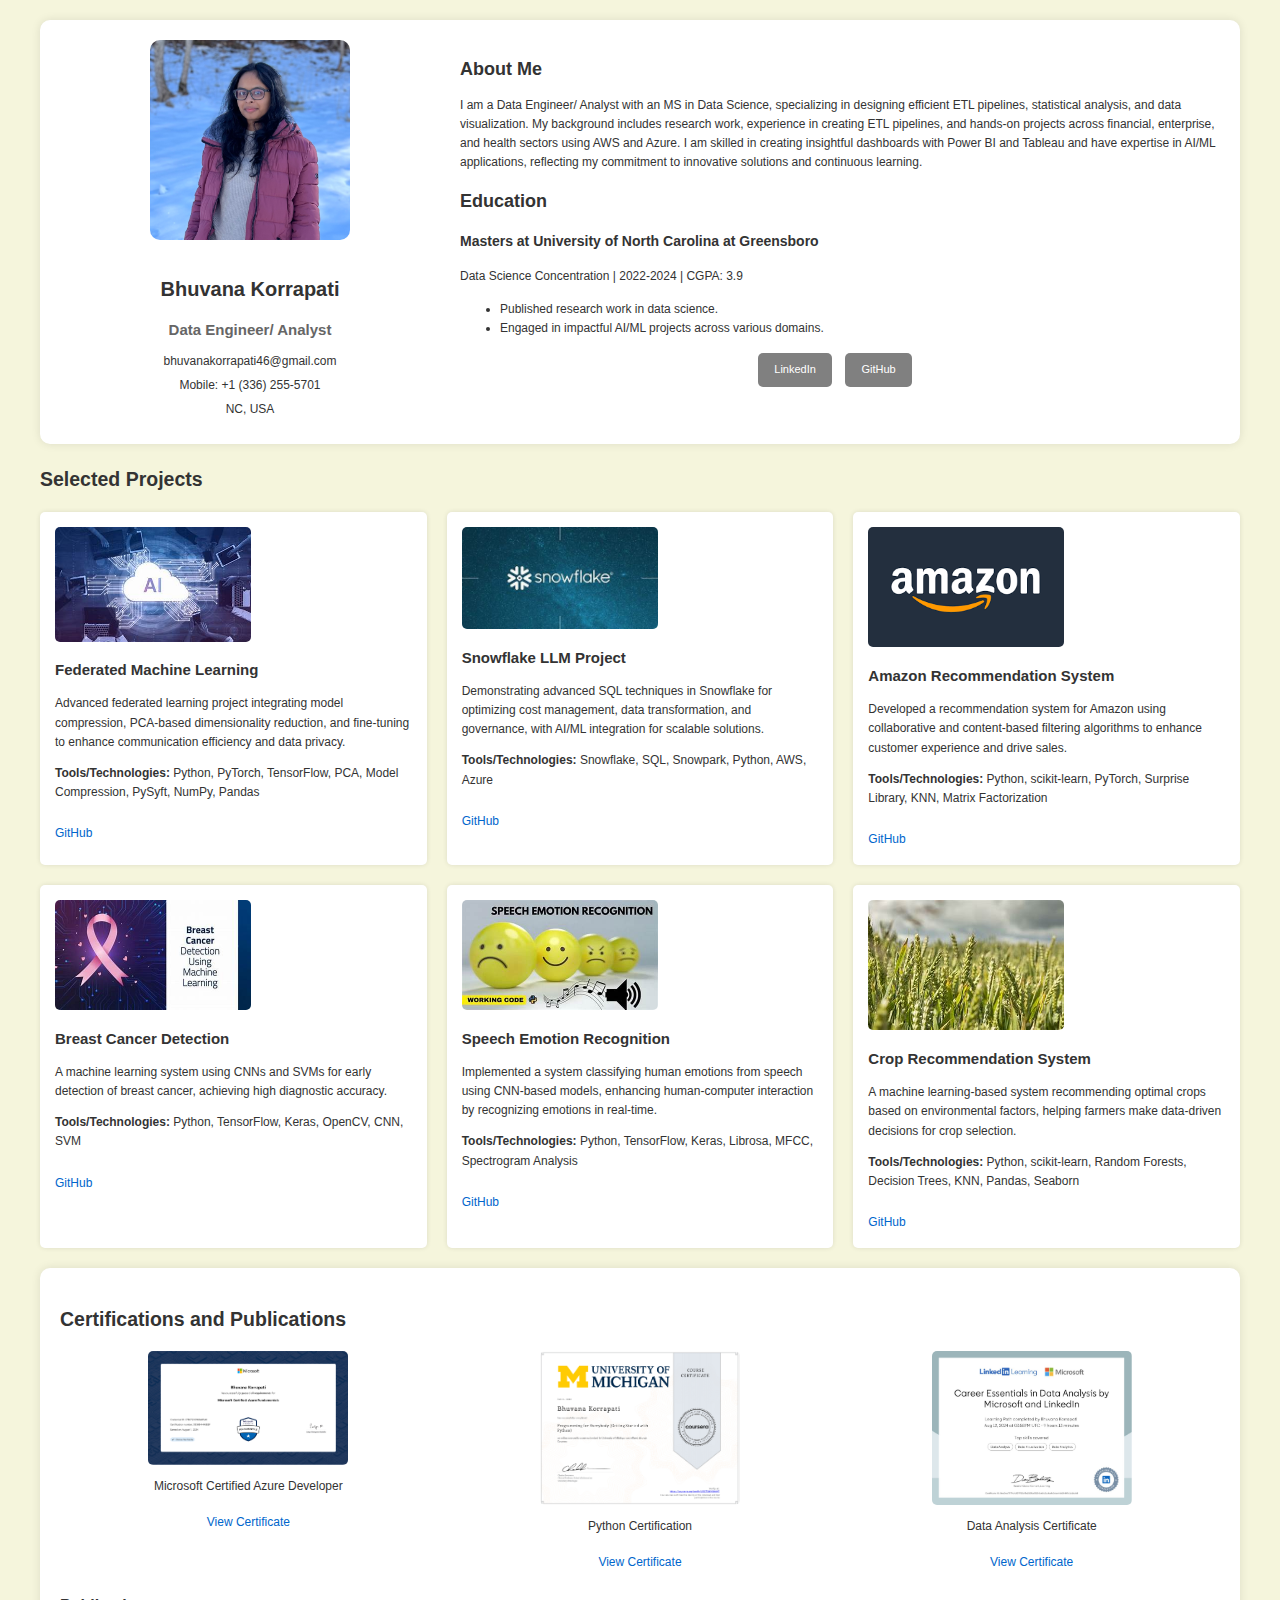
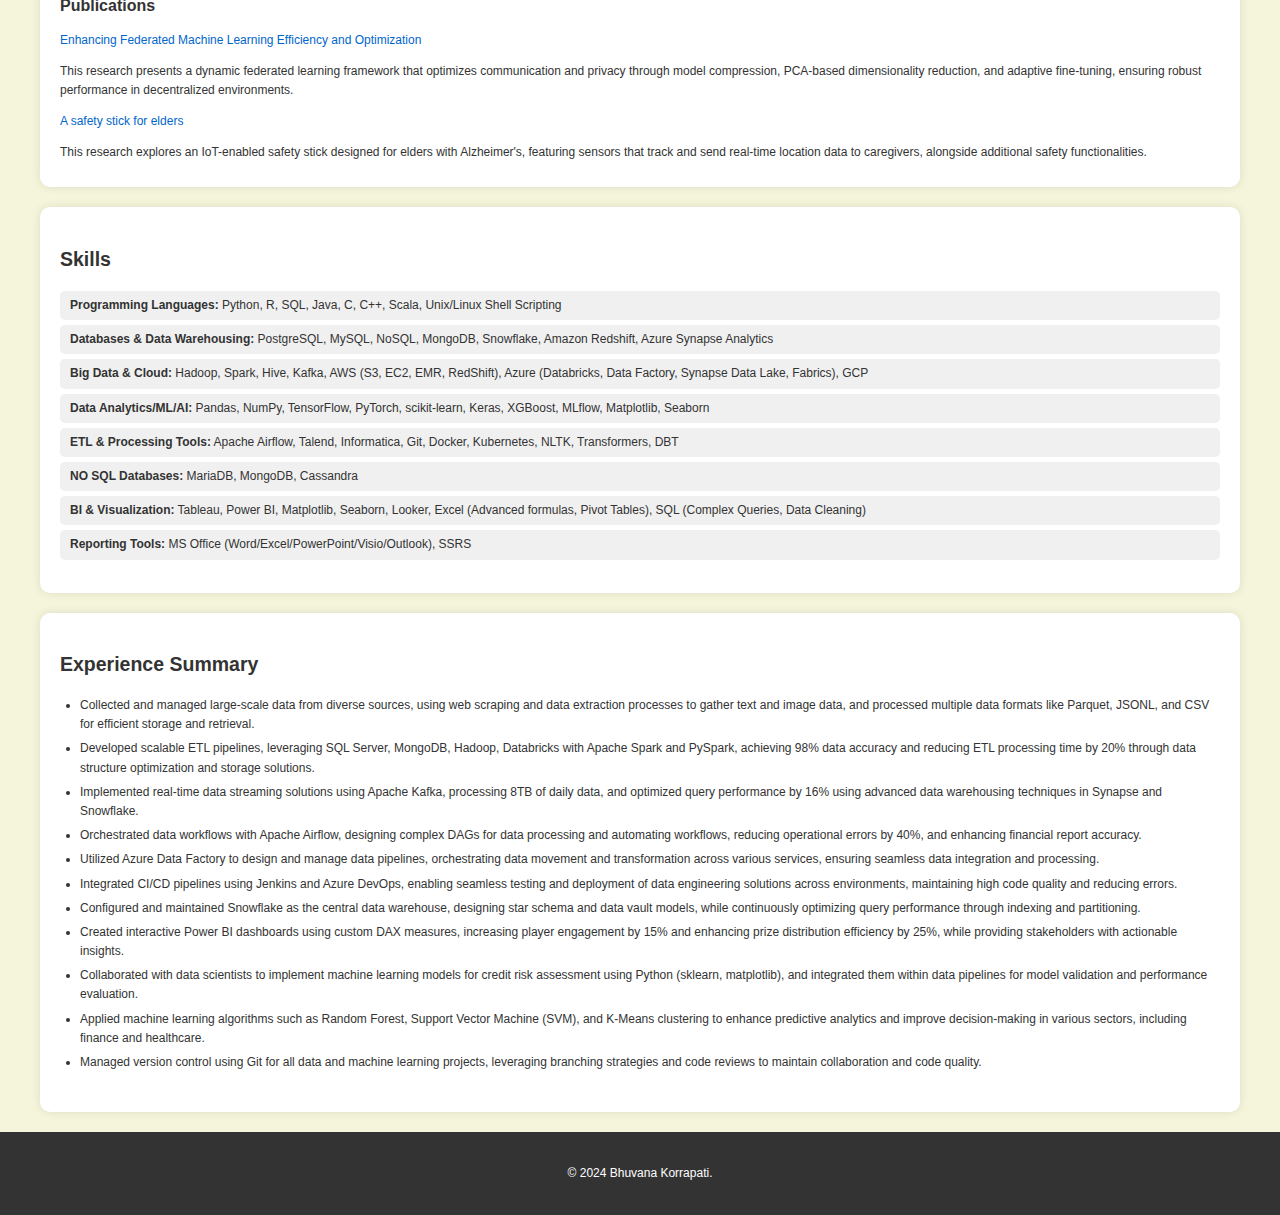
<file: portfolio/index.html>
<!DOCTYPE html>
<html lang="en">
<head>
    <meta charset="UTF-8">
    <meta name="viewport" content="width=device-width, initial-scale=1.0">
    <title>Bhuvana Korrapati - Data Engineer/ Analyst</title>
    <style>
        .social-links a {
            display: inline-block;
            margin-right: 10px;
            padding: 8px 16px;
            background-color: #808080; /* Changed to gray */
            color: #fff;
            text-decoration: none;
            border-radius: 5px;
            transition: background-color 0.3s ease;
        }

        .social-links a:hover {
            background-color: #666666; /* Darker gray for hover effect */
        }
    </style>
    <style>
        .about-me h2,
        .education h2 {
            font-size: 18px; /* Increased from default 16px */
        }

        .about-me p,
        .education h3,
        .education p,
        .education ul {
            font-size: 14px; /* Increased from default 13px */
        }

        body {
            font-family: 'Roboto', Arial, sans-serif;
            background-color: #f5f5dc;
            color: #333;
            line-height: 1.6;
            font-size: 13px;
            margin: 0;
            padding: 0;
        }

        main {
            max-width: 1200px;
            margin: 0 auto;
            padding: 20px;
        }

        .profile-container {
            display: flex;
            background-color: #fff;
            padding: 20px;
            margin-bottom: 20px;
            border-radius: 10px;
            box-shadow: 0 0 10px rgba(0,0,0,0.1);
        }

        .left-section {
            flex: 1;
            padding-right: 20px;
            display: flex;
            flex-direction: column;
            align-items: center;
        }

        .right-section {
            flex: 2;
        }

        .profile-image {
            width: 100%;
            max-width: 200px;
            height: 200px;
            object-fit: cover;
            border-radius: 10px;
            margin-bottom: 20px;
        }

        .profile-details h1 {
            font-size: 20px;
            margin-bottom: 5px;
            text-align: center;
        }

        .profile-details h2 {
            font-size: 15px;
            color: #666;
            margin-bottom: 10px;
            text-align: center;
        }

        .profile-details p {
            font-size: 12px;
            margin: 5px 0;
            text-align: center;
        }

        .social-links {
            margin-top: 15px;
            text-align: center;
        }

        .btn {
            display: inline-block;
            padding: 5px 10px;
            background-color: #0066cc;
            color: #fff;
            text-decoration: none;
            border-radius: 5px;
            font-size: 11px;
            margin-right: 10px;
        }

        .btn:hover {
            background-color: #003f7f;
        }

        .right-section h2 {
            font-size: 18px;
            margin-bottom: 10px;
        }

        .right-section p, .right-section li {
            font-size: 12px;
        }

        .project-grid {
            display: grid;
            grid-template-columns: repeat(auto-fill, minmax(300px, 1fr));
            gap: 20px;
        }

        .project-item {
            background-color: #fff;
            padding: 15px;
            border-radius: 5px;
            box-shadow: 0 0 5px rgba(0,0,0,0.1);
        }

        .project-item img {
            width: 55%; /* Reduced the image size to half */
            height: auto;
            border-radius: 5px;
        }

        .project-item h3 {
            font-size: 15px;
            margin: 10px 0;
        }

        .project-item p {
            font-size: 12px;
        }

        .project-item a {
            display: inline-block;
            margin-top: 10px;
            color: #0066cc;
            text-decoration: none;
            font-size: 12px;
        }

        #experience, #certifications-publications, #skills {
            background-color: #fff;
            padding: 20px;
            margin-top: 20px;
            border-radius: 10px;
            box-shadow: 0 0 10px rgba(0,0,0,0.1);
        }

        .experience-item {
            margin-bottom: 20px;
        }

        .experience-item h3 {
            font-size: 15px;
            margin-bottom: 5px;
        }

        .experience-item p {
            font-size: 12px;
            margin: 5px 0;
            font-style: italic;
        }

        .experience-item ul {
            padding-left: 20px;
        }

        .experience-item li {
            font-size: 12px;
            margin-bottom: 5px;
        }

        .skills-list {
            list-style-type: none;
            padding: 0;
        }

        .skills-list li {
            font-size: 12px;
            margin-bottom: 5px;
            background-color: #f0f0f0;
            padding: 5px 10px;
            border-radius: 5px;
        }

        .skills-list strong {
            font-weight: bold;
            color: #333;
        }

        .cert-grid {
            display: grid;
            grid-template-columns: repeat(3, 1fr);
            gap: 15px;
        }

        .cert-item {
            text-align: center;
        }


        .cert-item img {
            width: 75%;
            max-width: 200px; /* Increase the max width to display larger images */
            height: auto;
            border-radius: 5px;
        }



        .cert-item p {
            font-size: 12px;
            margin-top: 5px;
        }

        .cert-item a {
            display: inline-block;
            margin-top: 5px;
            color: #0066cc;
            text-decoration: none;
            font-size: 12px;
        }

        .publications {
            margin-top: 20px;
        }

        .publications h3 {
            font-size: 16px;
            margin-bottom: 10px;
        }

        .publications p {
            font-size: 12px;
            margin-bottom: 5px;
        }

        .publications a {
            color: #0066cc;
            text-decoration: none;
        }

        .publications a:hover {
            text-decoration: underline;
        }

        footer {
            text-align: center;
            padding: 20px;
            background-color: #333;
            color: #fff;
            font-size: 12px;
        }
    </style>
</head>
<body>
    <main>
        <section id="profile-section">
            <div class="profile-container">
                <div class="left-section">
                    <img src="pictures/Bhuvana.jpg" alt="Bhuvana Korrapati" class="profile-image">
                    <div class="profile-details">
                        <h1>Bhuvana Korrapati</h1>
                        <h2>Data Engineer/ Analyst</h2>
                        <p>bhuvanakorrapati46@gmail.com</p>
                        <p>Mobile: +1 (336) 255-5701</p>
                        <p>NC, USA</p>
                    </div>
                </div>
                <div class="right-section">
                    <div class="about-me">
                        <h2>About Me</h2>
                        <p>I am a Data Engineer/ Analyst with an MS in Data Science, specializing in designing efficient ETL pipelines, statistical analysis, and data visualization. My background includes research work, experience in creating ETL pipelines, and hands-on projects across financial, enterprise, and health sectors using AWS and Azure. I am skilled in creating insightful dashboards with Power BI and Tableau and have expertise in AI/ML applications, reflecting my commitment to innovative solutions and continuous learning.</p>
                    </div>
                    <div class="education">
                        <h2>Education</h2>
                        <h3>Masters at University of North Carolina at Greensboro</h3>
                        <p>Data Science Concentration | 2022-2024 | CGPA: 3.9</p>
                        <ul>
                            <li>Published research work in data science.</li>
                            <li>Engaged in impactful AI/ML projects across various domains.</li>
                        </ul>
                    </div>
                    <div class="social-links">
                        <a href="https://www.linkedin.com/in/bhuvana-korrapati-83363a16b/" class="btn" target="_blank">LinkedIn</a>
                        <a href="https://github.com/bhuvana12345?tab=repositories" class="btn" target="_blank">GitHub</a>
                    </div>
                </div>
            </div>
        </section>

        <section id="selected-projects">
            <h2>Selected Projects</h2>
            <div class="project-grid">
                <div class="project-item">
                    <img src="pictures/ai.jpeg" alt="Federated Machine Learning">
                    <h3>Federated Machine Learning</h3>
                    <p>Advanced federated learning project integrating model compression, PCA-based dimensionality reduction, and fine-tuning to enhance communication efficiency and data privacy.</p>
                    <p class="tools"><strong>Tools/Technologies:</strong> Python, PyTorch, TensorFlow, PCA, Model Compression, PySyft, NumPy, Pandas</p>
                    <a href="https://github.com/bhuvana12345/Federated-Machine-Learning_thesis" target="_blank">GitHub</a>
                </div>
        
                <div class="project-item">
                    <img src="pictures/snow.jpeg" alt="Snowflake LLM Project">
                    <h3>Snowflake LLM Project</h3>
                    <p>Demonstrating advanced SQL techniques in Snowflake for optimizing cost management, data transformation, and governance, with AI/ML integration for scalable solutions.</p>
                    <p class="tools"><strong>Tools/Technologies:</strong> Snowflake, SQL, Snowpark, Python, AWS, Azure</p>
                    <a href="https://github.com/bhuvana12345/Snowflake-Tasty-Bites" target="_blank">GitHub</a>
                </div>
                <!-- Project 3 -->
                <div class="project-item">
                    <img src="pictures/amz.png" alt="Amazon Recommendation System">
                    <h3>Amazon Recommendation System</h3>
                    <p>Developed a recommendation system for Amazon using collaborative and content-based filtering algorithms to enhance customer experience and drive sales.</p>
                    <p class="tools"><strong>Tools/Technologies:</strong> Python, scikit-learn, PyTorch, Surprise Library, KNN, Matrix Factorization</p>
                    <a href="https://github.com/bhuvana12345/Amazon-Recommendation-system" target="_blank">GitHub</a>
                </div>

                <!-- Project 4 -->
                <div class="project-item">
                    <img src="pictures/med.jpeg" alt="Breast Cancer Detection">
                    <h3>Breast Cancer Detection</h3>
                    <p>A machine learning system using CNNs and SVMs for early detection of breast cancer, achieving high diagnostic accuracy.</p>
                    <p class="tools"><strong>Tools/Technologies:</strong> Python, TensorFlow, Keras, OpenCV, CNN, SVM</p>
                    <a href="https://github.com/bhuvana12345/Breast-cancer-detection" target="_blank">GitHub</a>
                </div>

                <!-- Project 5 -->
                <div class="project-item">
                    <img src="pictures/spee.jpeg" alt="Speech Emotion Recognition">
                    <h3>Speech Emotion Recognition</h3>
                    <p>Implemented a system classifying human emotions from speech using CNN-based models, enhancing human-computer interaction by recognizing emotions in real-time.</p>
                    <p class="tools"><strong>Tools/Technologies:</strong> Python, TensorFlow, Keras, Librosa, MFCC, Spectrogram Analysis</p>
                    <a href="https://github.com/bhuvana12345/Speech-Emotion-Detection" target="_blank">GitHub</a>
                </div>

                <!-- Project 6 -->
                <div class="project-item">
                    <img src="pictures/crop.jpeg" alt="Crop Recommendation System">
                    <h3>Crop Recommendation System</h3>
                    <p>A machine learning-based system recommending optimal crops based on environmental factors, helping farmers make data-driven decisions for crop selection.</p>
                    <p class="tools"><strong>Tools/Technologies:</strong> Python, scikit-learn, Random Forests, Decision Trees, KNN, Pandas, Seaborn</p>
                    <a href="https://github.com/bhuvana12345/Crop-Analysis" target="_blank">GitHub</a>
                </div>
            </div>
        </section>
        
        <section id="certifications-publications">
            <h2>Certifications and Publications</h2>
            <div class="cert-grid">
                <div class="cert-item">
                    <img src="pictures/azure.png" alt="Microsoft Certified Azure Developer">
                    <p>Microsoft Certified Azure Developer</p>
                    <a href="https://learn.microsoft.com/en-us/users/BhuvanaKorrapati-0204/credentials/67B872D6968AD540" target="_blank">View Certificate</a>
                </div>
            
                <div class="cert-item">
                    <img src="pictures/python.png" alt="python Certification">
                    <p>Python Certification</p>
                    <a href="https://coursera.org/share/824b3ff2344da166b839e95b1c030325" target="_blank">View Certificate</a>
                </div>

                <div class="cert-item">
                    <img src="pictures/ln.png" alt="Data Analysis Certificate">
                    <p>Data Analysis Certificate</p>
                    <a href="https://www.linkedin.com/learning/certificates/56a0ea7979afc557752bf3e2205a55288c63c2ccbafc5dec46624409a1e16dc8" target="_blank">View Certificate</a>
                </div>
                
                </div>
            </div>
            
            <div class="publications">
                <h3>Publications</h3>
                <div class="publication-item">
                    <p><a href="https://orcid.org/0009-0005-3507-9710" target="_blank">Enhancing Federated Machine Learning Efficiency and Optimization</a></p>
                    <p>This research presents a dynamic federated learning framework that optimizes communication and privacy through model compression, PCA-based dimensionality reduction, and adaptive fine-tuning, ensuring robust performance in decentralized environments.</p>
                </div>
                <div class="publication-item">
                    <p><a href="https://link.springer.com/chapter/10.1007/978-981-15-8685-9_53" target="_blank">A safety stick for elders</a></p>
                    <p>This research explores an IoT-enabled safety stick designed for elders with Alzheimer's, featuring sensors that track and send real-time location data to caregivers, alongside additional safety functionalities.</p>
                </div>
            </div>

        </section>
        
        <section id="skills">
            <h2>Skills</h2>
            <ul class="skills-list">
                <li><strong>Programming Languages:</strong> Python, R, SQL, Java, C, C++, Scala, Unix/Linux Shell Scripting</li>
                <li><strong>Databases & Data Warehousing:</strong> PostgreSQL, MySQL, NoSQL, MongoDB, Snowflake, Amazon Redshift, Azure Synapse Analytics</li>
                <li><strong>Big Data & Cloud:</strong> Hadoop, Spark, Hive, Kafka, AWS (S3, EC2, EMR, RedShift), Azure (Databricks, Data Factory, Synapse Data Lake, Fabrics), GCP</li>
                <li><strong>Data Analytics/ML/AI:</strong> Pandas, NumPy, TensorFlow, PyTorch, scikit-learn, Keras, XGBoost, MLflow, Matplotlib, Seaborn</li>
                <li><strong>ETL & Processing Tools:</strong> Apache Airflow, Talend, Informatica, Git, Docker, Kubernetes, NLTK, Transformers, DBT</li>
                <li><strong>NO SQL Databases:</strong> MariaDB, MongoDB, Cassandra</li>
                <li><strong>BI & Visualization:</strong> Tableau, Power BI, Matplotlib, Seaborn, Looker, Excel (Advanced formulas, Pivot Tables), SQL (Complex Queries, Data Cleaning)</li>
                <li><strong>Reporting Tools:</strong> MS Office (Word/Excel/PowerPoint/Visio/Outlook), SSRS</li>

            </ul>
        </section>
        
        <section id="experience">
            <div class="experience-item">
                <section id="experience-summary">
                    <h2>Experience Summary</h2>
                    <ul>
                        <li>Collected and managed large-scale data from diverse sources, using web scraping and data extraction processes to gather text and image data, and processed multiple data formats like Parquet, JSONL, and CSV for efficient storage and retrieval.</li>
                        <li>Developed scalable ETL pipelines, leveraging SQL Server, MongoDB, Hadoop, Databricks with Apache Spark and PySpark, achieving 98% data accuracy and reducing ETL processing time by 20% through data structure optimization and storage solutions.</li>
                        <li>Implemented real-time data streaming solutions using Apache Kafka, processing 8TB of daily data, and optimized query performance by 16% using advanced data warehousing techniques in Synapse and Snowflake.</li>
                        <li>Orchestrated data workflows with Apache Airflow, designing complex DAGs for data processing and automating workflows, reducing operational errors by 40%, and enhancing financial report accuracy.</li>
                        <li>Utilized Azure Data Factory to design and manage data pipelines, orchestrating data movement and transformation across various services, ensuring seamless data integration and processing.</li>
                        <li>Integrated CI/CD pipelines using Jenkins and Azure DevOps, enabling seamless testing and deployment of data engineering solutions across environments, maintaining high code quality and reducing errors.</li>
                        <li>Configured and maintained Snowflake as the central data warehouse, designing star schema and data vault models, while continuously optimizing query performance through indexing and partitioning.</li>
                        <li>Created interactive Power BI dashboards using custom DAX measures, increasing player engagement by 15% and enhancing prize distribution efficiency by 25%, while providing stakeholders with actionable insights.</li>
                        <li>Collaborated with data scientists to implement machine learning models for credit risk assessment using Python (sklearn, matplotlib), and integrated them within data pipelines for model validation and performance evaluation.</li>
                        <li>Applied machine learning algorithms such as Random Forest, Support Vector Machine (SVM), and K-Means clustering to enhance predictive analytics and improve decision-making in various sectors, including finance and healthcare.</li>
                        <li>Managed version control using Git for all data and machine learning projects, leveraging branching strategies and code reviews to maintain collaboration and code quality.</li>
                    </ul>
                </section>
            </div>
        </section> 



        
    </main>
    <footer>
        <p>&copy; 2024 Bhuvana Korrapati.</p>
    </footer>
</body>
</html>
</file>
